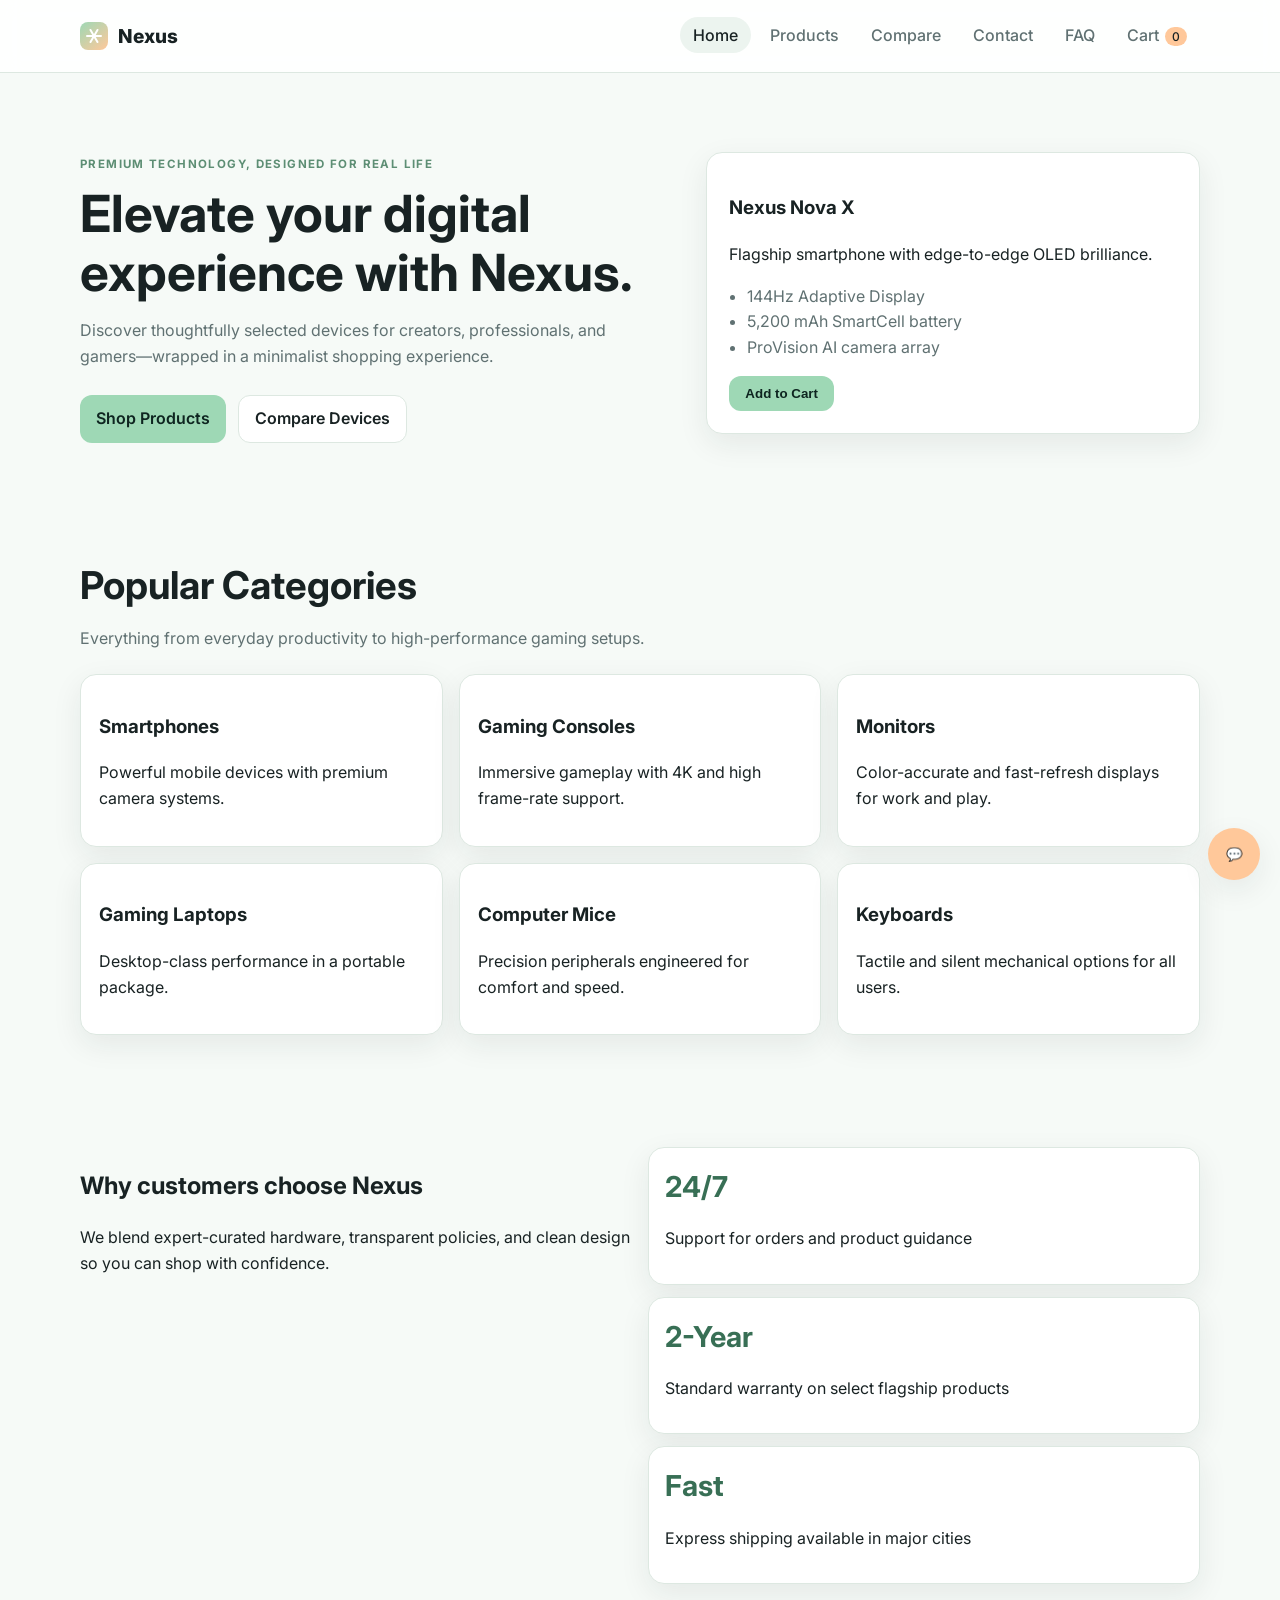
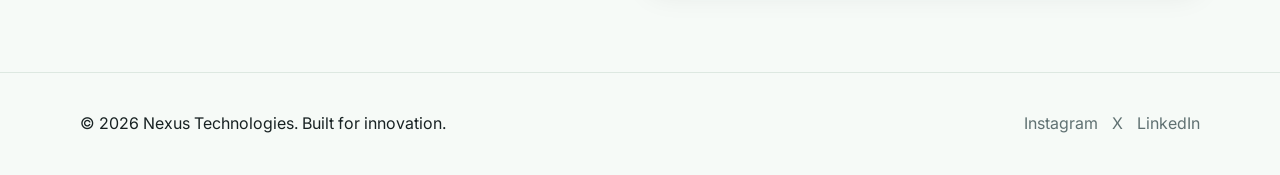
<file: index.html>
<!DOCTYPE html>
<html lang="en">
<head>
  <meta charset="UTF-8" />
  <meta name="viewport" content="width=device-width, initial-scale=1.0" />
  <title>Nexus | Modern Tech Store</title>
  <link rel="preconnect" href="https://fonts.googleapis.com">
  <link rel="preconnect" href="https://fonts.gstatic.com" crossorigin>
  <link href="https://fonts.googleapis.com/css2?family=Inter:wght@400;500;600;700;800&display=swap" rel="stylesheet">
  <link rel="stylesheet" href="styles.css" />
</head>
<body data-page="home">
  <header class="site-header">
    <nav class="navbar container">
      <a class="logo" href="index.html" aria-label="Nexus home">
        <span class="logo-mark" aria-hidden="true">
          <span></span><span></span><span></span>
        </span>
        <span class="logo-text">Nexus</span>
      </a>
      <button class="mobile-menu-btn" aria-label="Toggle navigation">☰</button>
      <ul class="nav-links">
        <li><a href="index.html" data-nav="home">Home</a></li>
        <li><a href="products.html" data-nav="products">Products</a></li>
        <li><a href="compare.html" data-nav="compare">Compare</a></li>
        <li><a href="contact.html" data-nav="contact">Contact</a></li>
        <li><a href="faq.html" data-nav="faq">FAQ</a></li>
        <li><a href="cart.html" data-nav="cart">Cart <span id="cartCount" class="cart-badge">0</span></a></li>
      </ul>
    </nav>
  </header>

  <main>
    <section class="hero container">
      <div>
        <p class="eyebrow">Premium Technology, Designed for Real Life</p>
        <h1>Elevate your digital experience with Nexus.</h1>
        <p class="hero-subtitle">Discover thoughtfully selected devices for creators, professionals, and gamers—wrapped in a minimalist shopping experience.</p>
        <div class="hero-actions">
          <a href="products.html" class="btn btn-primary">Shop Products</a>
          <a href="compare.html" class="btn btn-secondary">Compare Devices</a>
        </div>
      </div>
      <div class="hero-feature-card">
        <h3>Nexus Nova X</h3>
        <p>Flagship smartphone with edge-to-edge OLED brilliance.</p>
        <ul>
          <li>144Hz Adaptive Display</li>
          <li>5,200 mAh SmartCell battery</li>
          <li>ProVision AI camera array</li>
        </ul>
        <button class="btn btn-primary" data-add-to-cart="phone-1">Add to Cart</button>
      </div>
    </section>

    <section class="container section">
      <div class="section-heading">
        <h2>Popular Categories</h2>
        <p>Everything from everyday productivity to high-performance gaming setups.</p>
      </div>
      <div class="category-grid">
        <article class="category-card"><h3>Smartphones</h3><p>Powerful mobile devices with premium camera systems.</p></article>
        <article class="category-card"><h3>Gaming Consoles</h3><p>Immersive gameplay with 4K and high frame-rate support.</p></article>
        <article class="category-card"><h3>Monitors</h3><p>Color-accurate and fast-refresh displays for work and play.</p></article>
        <article class="category-card"><h3>Gaming Laptops</h3><p>Desktop-class performance in a portable package.</p></article>
        <article class="category-card"><h3>Computer Mice</h3><p>Precision peripherals engineered for comfort and speed.</p></article>
        <article class="category-card"><h3>Keyboards</h3><p>Tactile and silent mechanical options for all users.</p></article>
      </div>
    </section>

    <section class="container section split-highlight">
      <div>
        <h2>Why customers choose Nexus</h2>
        <p>We blend expert-curated hardware, transparent policies, and clean design so you can shop with confidence.</p>
      </div>
      <div class="stats-grid">
        <article><h3>24/7</h3><p>Support for orders and product guidance</p></article>
        <article><h3>2-Year</h3><p>Standard warranty on select flagship products</p></article>
        <article><h3>Fast</h3><p>Express shipping available in major cities</p></article>
      </div>
    </section>
  </main>

  <footer class="site-footer">
    <div class="container footer-content">
      <p>© 2026 Nexus Technologies. Built for innovation.</p>
      <div class="social-links">
        <a href="#" aria-label="Instagram">Instagram</a>
        <a href="#" aria-label="X">X</a>
        <a href="#" aria-label="LinkedIn">LinkedIn</a>
      </div>
    </div>
  </footer>

  <section class="chatbot" aria-label="Nexus assistant">
    <button class="chatbot-toggle" aria-label="Open chatbot">💬</button>
    <div class="chatbot-panel" hidden>
      <div class="chatbot-header">Nexus Assistant</div>
      <div class="chatbot-messages" id="chatMessages">
        <p class="bot-msg">Hi! Ask about shipping, delivery, returns, warranty, or payment methods.</p>
      </div>
      <div class="chatbot-input-row">
        <input id="chatInput" type="text" placeholder="Type a question..." />
        <button id="chatSend">Send</button>
      </div>
    </div>
  </section>

  <script src="script.js"></script>
</body>
</html>
</file>
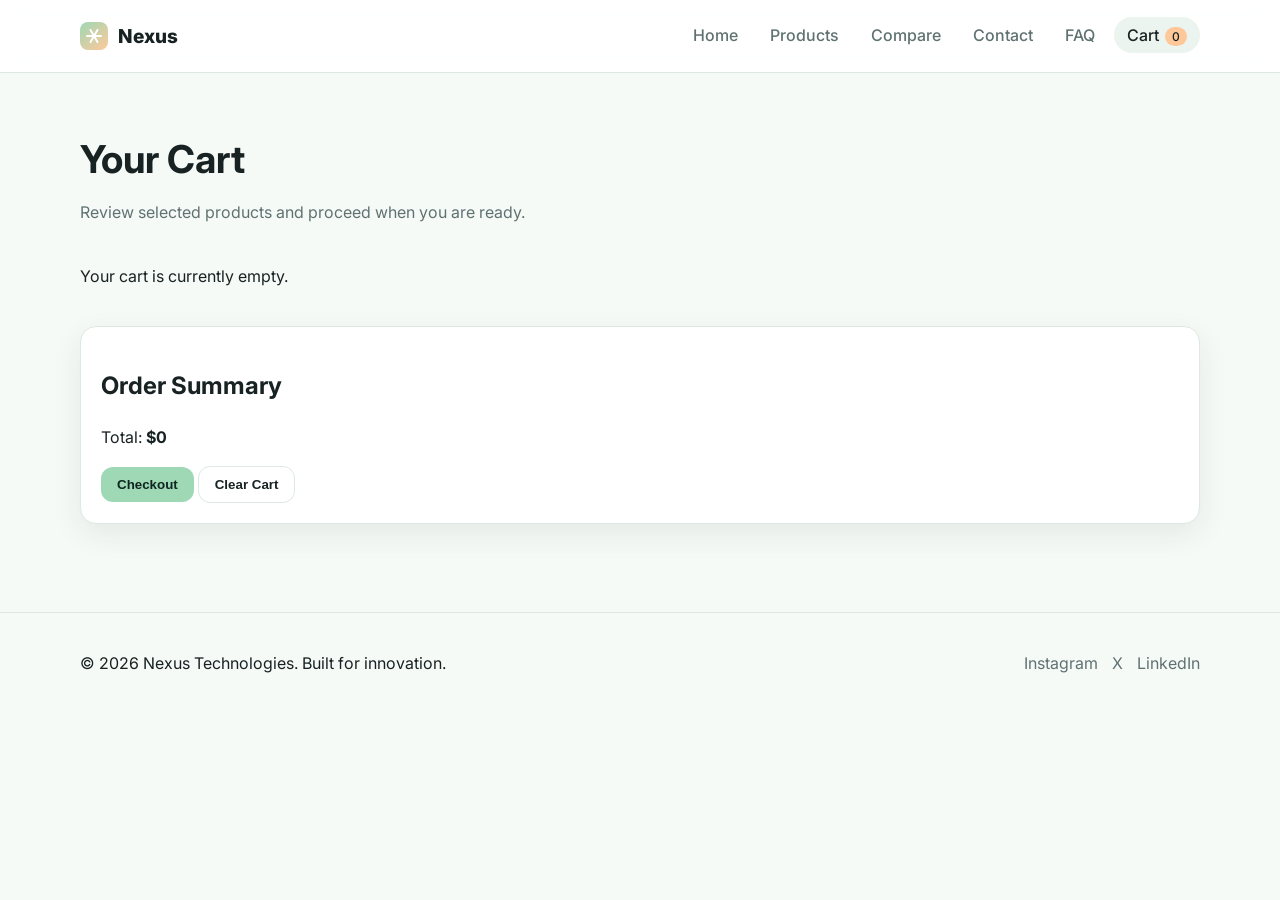
<file: cart.html>
<!DOCTYPE html>
<html lang="en">
<head>
  <meta charset="UTF-8" />
  <meta name="viewport" content="width=device-width, initial-scale=1.0" />
  <title>Nexus | Cart</title>
  <link rel="preconnect" href="https://fonts.googleapis.com">
  <link rel="preconnect" href="https://fonts.gstatic.com" crossorigin>
  <link href="https://fonts.googleapis.com/css2?family=Inter:wght@400;500;600;700;800&display=swap" rel="stylesheet">
  <link rel="stylesheet" href="styles.css" />
</head>
<body data-page="cart">
  <header class="site-header">
    <nav class="navbar container">
      <a class="logo" href="index.html"><span class="logo-mark"><span></span><span></span><span></span></span><span class="logo-text">Nexus</span></a>
      <button class="mobile-menu-btn" aria-label="Toggle navigation">☰</button>
      <ul class="nav-links">
        <li><a href="index.html" data-nav="home">Home</a></li>
        <li><a href="products.html" data-nav="products">Products</a></li>
        <li><a href="compare.html" data-nav="compare">Compare</a></li>
        <li><a href="contact.html" data-nav="contact">Contact</a></li>
        <li><a href="faq.html" data-nav="faq">FAQ</a></li>
        <li><a href="cart.html" data-nav="cart">Cart <span id="cartCount" class="cart-badge">0</span></a></li>
      </ul>
    </nav>
  </header>

  <main class="container section">
    <div class="section-heading">
      <h1>Your Cart</h1>
      <p>Review selected products and proceed when you are ready.</p>
    </div>
    <section id="cartItems" class="cart-list"></section>
    <section class="cart-summary panel">
      <h2>Order Summary</h2>
      <p>Total: <strong id="cartTotal">$0</strong></p>
      <button class="btn btn-primary">Checkout</button>
      <button id="clearCart" class="btn btn-secondary" type="button">Clear Cart</button>
    </section>
  </main>

  <footer class="site-footer"><div class="container footer-content"><p>© 2026 Nexus Technologies. Built for innovation.</p><div class="social-links"><a href="#">Instagram</a><a href="#">X</a><a href="#">LinkedIn</a></div></div></footer>
  <script src="script.js"></script>
</body>
</html>
</file>
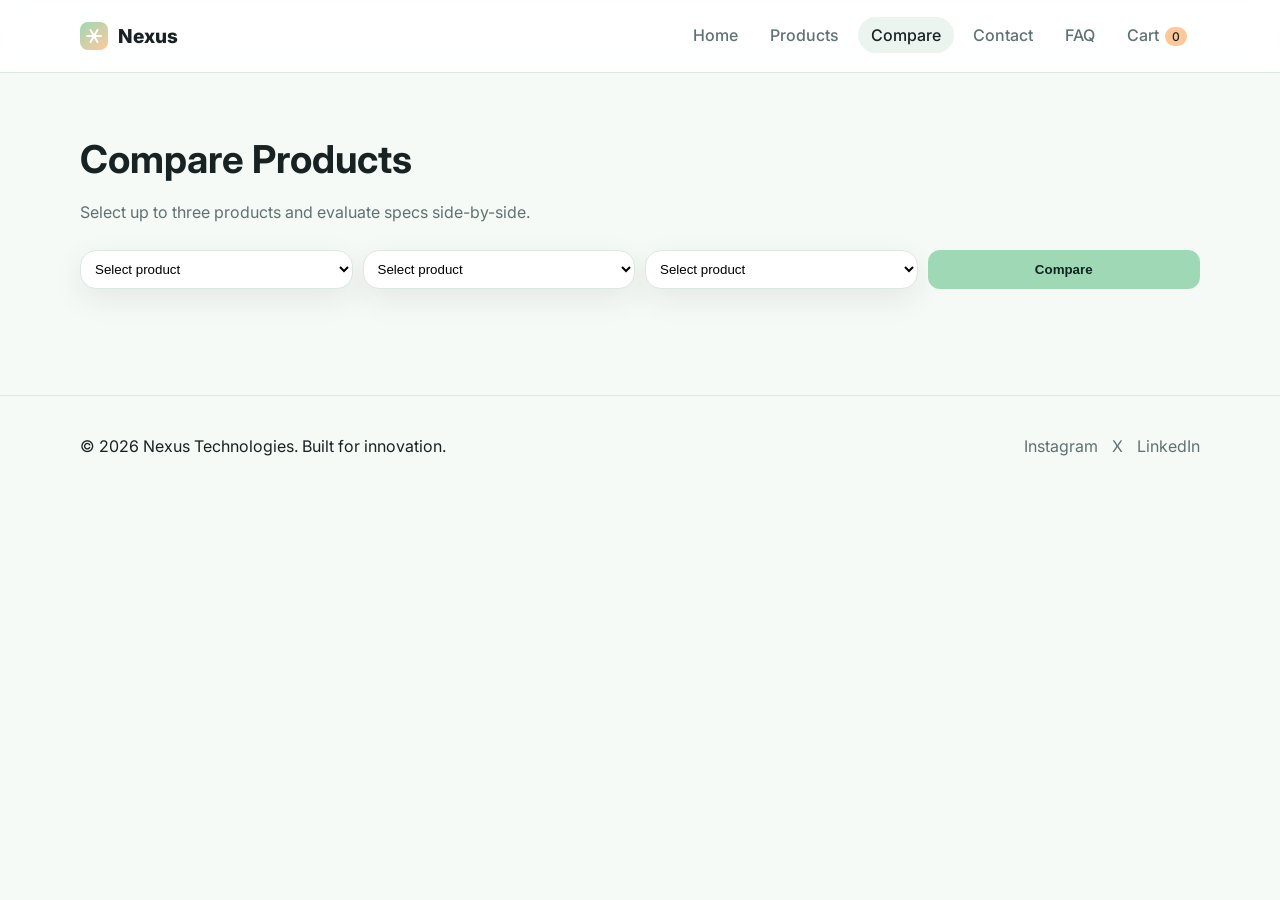
<file: compare.html>
<!DOCTYPE html>
<html lang="en">
<head>
  <meta charset="UTF-8" />
  <meta name="viewport" content="width=device-width, initial-scale=1.0" />
  <title>Nexus | Compare</title>
  <link rel="preconnect" href="https://fonts.googleapis.com">
  <link rel="preconnect" href="https://fonts.gstatic.com" crossorigin>
  <link href="https://fonts.googleapis.com/css2?family=Inter:wght@400;500;600;700;800&display=swap" rel="stylesheet">
  <link rel="stylesheet" href="styles.css" />
</head>
<body data-page="compare">
  <header class="site-header">
    <nav class="navbar container">
      <a class="logo" href="index.html"><span class="logo-mark"><span></span><span></span><span></span></span><span class="logo-text">Nexus</span></a>
      <button class="mobile-menu-btn" aria-label="Toggle navigation">☰</button>
      <ul class="nav-links">
        <li><a href="index.html" data-nav="home">Home</a></li>
        <li><a href="products.html" data-nav="products">Products</a></li>
        <li><a href="compare.html" data-nav="compare">Compare</a></li>
        <li><a href="contact.html" data-nav="contact">Contact</a></li>
        <li><a href="faq.html" data-nav="faq">FAQ</a></li>
        <li><a href="cart.html" data-nav="cart">Cart <span id="cartCount" class="cart-badge">0</span></a></li>
      </ul>
    </nav>
  </header>

  <main class="container section">
    <div class="section-heading">
      <h1>Compare Products</h1>
      <p>Select up to three products and evaluate specs side-by-side.</p>
    </div>
    <section class="compare-controls">
      <select id="compareSelect1"></select>
      <select id="compareSelect2"></select>
      <select id="compareSelect3"></select>
      <button id="runCompare" class="btn btn-primary">Compare</button>
    </section>
    <div class="table-wrap">
      <table id="compareTable" class="compare-table"></table>
    </div>
  </main>

  <footer class="site-footer"><div class="container footer-content"><p>© 2026 Nexus Technologies. Built for innovation.</p><div class="social-links"><a href="#">Instagram</a><a href="#">X</a><a href="#">LinkedIn</a></div></div></footer>
  <script src="script.js"></script>
</body>
</html>
</file>
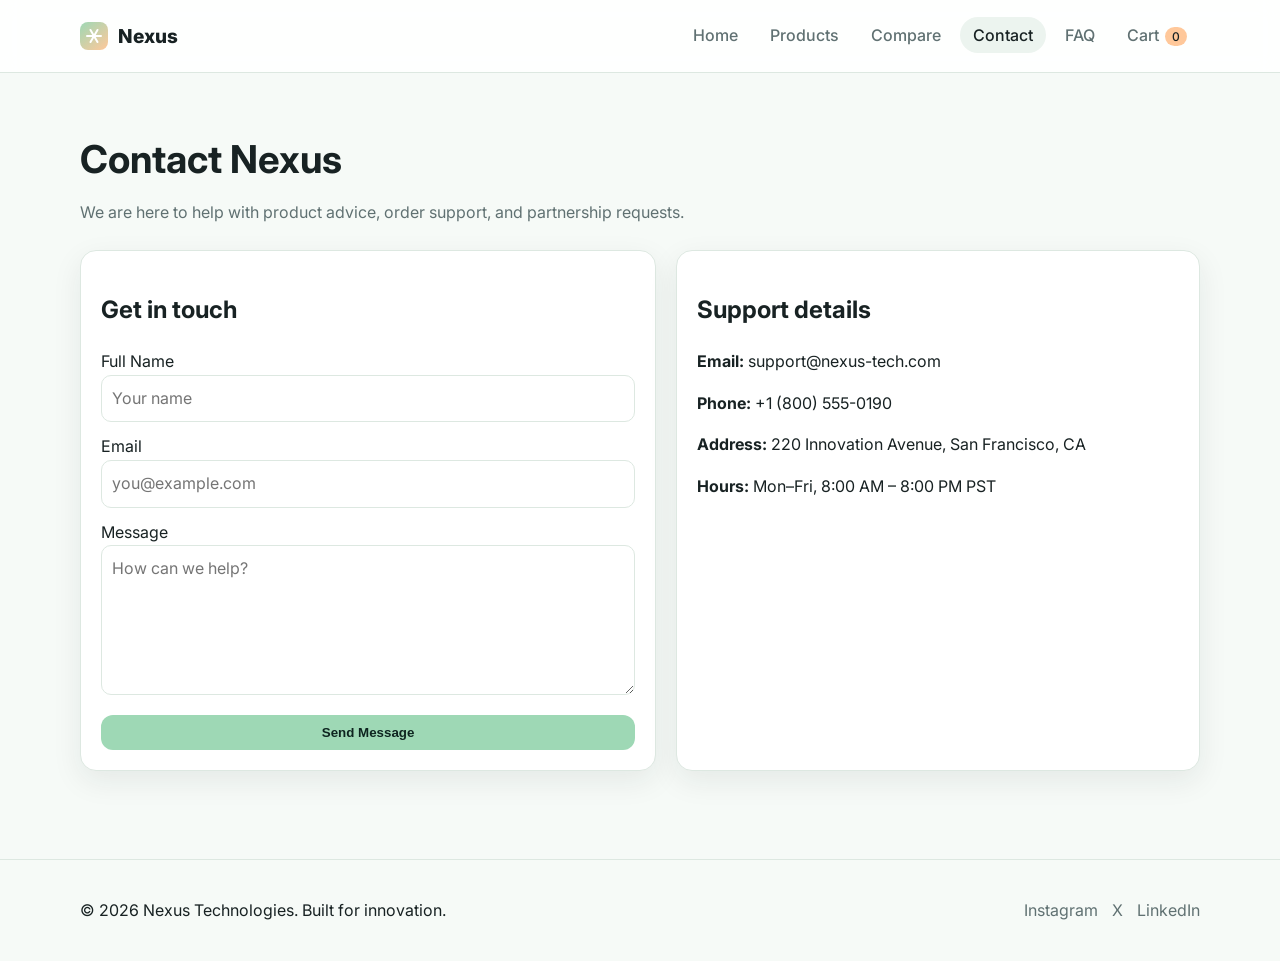
<file: contact.html>
<!DOCTYPE html>
<html lang="en">
<head>
  <meta charset="UTF-8" />
  <meta name="viewport" content="width=device-width, initial-scale=1.0" />
  <title>Nexus | Contact</title>
  <link rel="preconnect" href="https://fonts.googleapis.com">
  <link rel="preconnect" href="https://fonts.gstatic.com" crossorigin>
  <link href="https://fonts.googleapis.com/css2?family=Inter:wght@400;500;600;700;800&display=swap" rel="stylesheet">
  <link rel="stylesheet" href="styles.css" />
</head>
<body data-page="contact">
  <header class="site-header">
    <nav class="navbar container">
      <a class="logo" href="index.html"><span class="logo-mark"><span></span><span></span><span></span></span><span class="logo-text">Nexus</span></a>
      <button class="mobile-menu-btn" aria-label="Toggle navigation">☰</button>
      <ul class="nav-links">
        <li><a href="index.html" data-nav="home">Home</a></li>
        <li><a href="products.html" data-nav="products">Products</a></li>
        <li><a href="compare.html" data-nav="compare">Compare</a></li>
        <li><a href="contact.html" data-nav="contact">Contact</a></li>
        <li><a href="faq.html" data-nav="faq">FAQ</a></li>
        <li><a href="cart.html" data-nav="cart">Cart <span id="cartCount" class="cart-badge">0</span></a></li>
      </ul>
    </nav>
  </header>

  <main class="container section">
    <div class="section-heading">
      <h1>Contact Nexus</h1>
      <p>We are here to help with product advice, order support, and partnership requests.</p>
    </div>
    <section class="contact-layout">
      <article class="panel">
        <h2>Get in touch</h2>
        <form class="contact-form">
          <label>Full Name<input type="text" placeholder="Your name" required></label>
          <label>Email<input type="email" placeholder="you@example.com" required></label>
          <label>Message<textarea rows="5" placeholder="How can we help?"></textarea></label>
          <button class="btn btn-primary" type="submit">Send Message</button>
        </form>
      </article>
      <article class="panel">
        <h2>Support details</h2>
        <p><strong>Email:</strong> support@nexus-tech.com</p>
        <p><strong>Phone:</strong> +1 (800) 555-0190</p>
        <p><strong>Address:</strong> 220 Innovation Avenue, San Francisco, CA</p>
        <p><strong>Hours:</strong> Mon–Fri, 8:00 AM – 8:00 PM PST</p>
      </article>
    </section>
  </main>

  <footer class="site-footer"><div class="container footer-content"><p>© 2026 Nexus Technologies. Built for innovation.</p><div class="social-links"><a href="#">Instagram</a><a href="#">X</a><a href="#">LinkedIn</a></div></div></footer>
  <script src="script.js"></script>
</body>
</html>
</file>
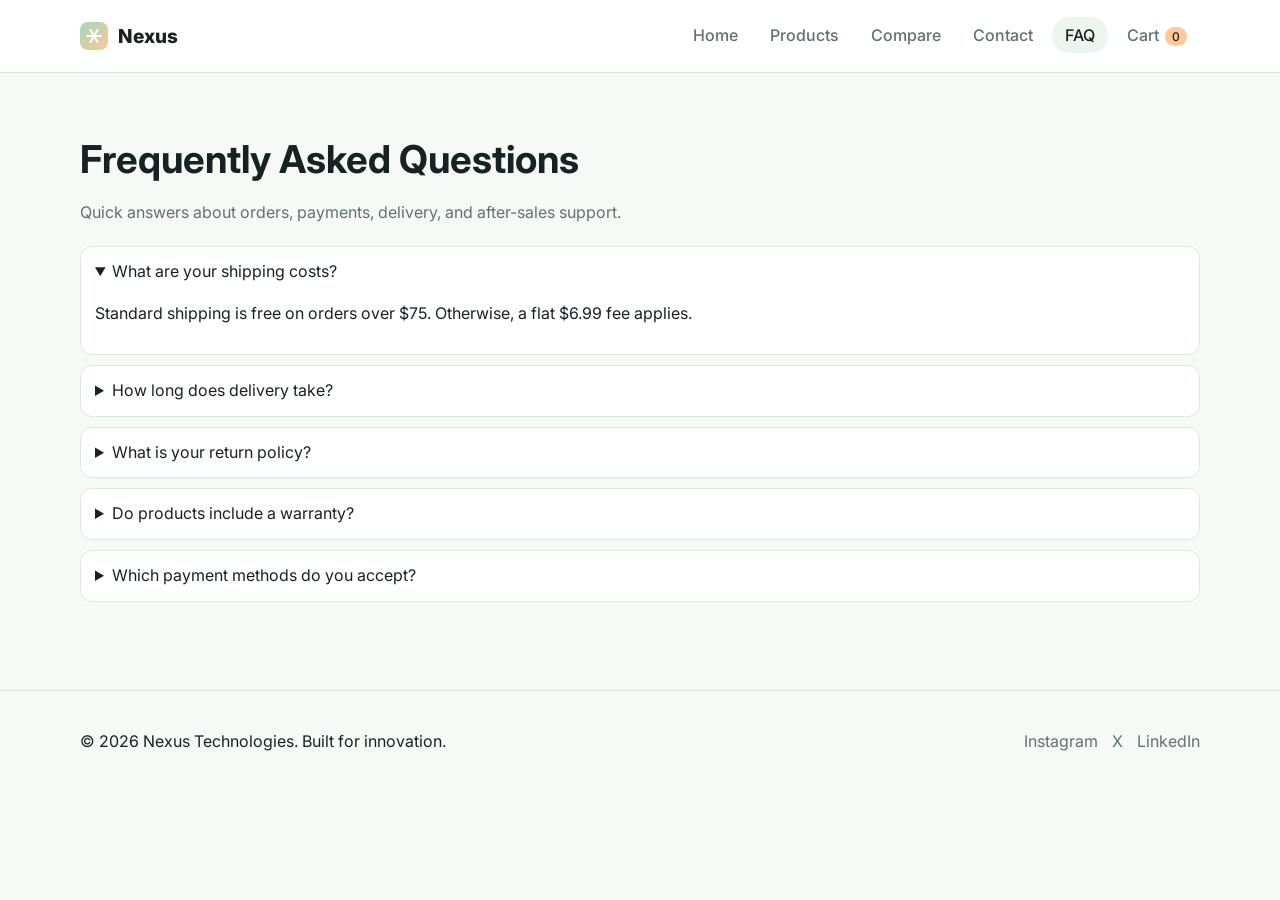
<file: faq.html>
<!DOCTYPE html>
<html lang="en">
<head>
  <meta charset="UTF-8" />
  <meta name="viewport" content="width=device-width, initial-scale=1.0" />
  <title>Nexus | FAQ</title>
  <link rel="preconnect" href="https://fonts.googleapis.com">
  <link rel="preconnect" href="https://fonts.gstatic.com" crossorigin>
  <link href="https://fonts.googleapis.com/css2?family=Inter:wght@400;500;600;700;800&display=swap" rel="stylesheet">
  <link rel="stylesheet" href="styles.css" />
</head>
<body data-page="faq">
  <header class="site-header">
    <nav class="navbar container">
      <a class="logo" href="index.html"><span class="logo-mark"><span></span><span></span><span></span></span><span class="logo-text">Nexus</span></a>
      <button class="mobile-menu-btn" aria-label="Toggle navigation">☰</button>
      <ul class="nav-links">
        <li><a href="index.html" data-nav="home">Home</a></li>
        <li><a href="products.html" data-nav="products">Products</a></li>
        <li><a href="compare.html" data-nav="compare">Compare</a></li>
        <li><a href="contact.html" data-nav="contact">Contact</a></li>
        <li><a href="faq.html" data-nav="faq">FAQ</a></li>
        <li><a href="cart.html" data-nav="cart">Cart <span id="cartCount" class="cart-badge">0</span></a></li>
      </ul>
    </nav>
  </header>

  <main class="container section">
    <div class="section-heading">
      <h1>Frequently Asked Questions</h1>
      <p>Quick answers about orders, payments, delivery, and after-sales support.</p>
    </div>
    <section class="faq-list">
      <details open><summary>What are your shipping costs?</summary><p>Standard shipping is free on orders over $75. Otherwise, a flat $6.99 fee applies.</p></details>
      <details><summary>How long does delivery take?</summary><p>Standard shipping takes 3–5 business days. Express delivery takes 1–2 business days.</p></details>
      <details><summary>What is your return policy?</summary><p>You can return unopened items within 30 days for a full refund.</p></details>
      <details><summary>Do products include a warranty?</summary><p>Most Nexus products include a 1-year limited warranty; select devices include 2 years.</p></details>
      <details><summary>Which payment methods do you accept?</summary><p>We accept Visa, Mastercard, American Express, PayPal, and Apple Pay.</p></details>
    </section>
  </main>

  <footer class="site-footer"><div class="container footer-content"><p>© 2026 Nexus Technologies. Built for innovation.</p><div class="social-links"><a href="#">Instagram</a><a href="#">X</a><a href="#">LinkedIn</a></div></div></footer>
  <script src="script.js"></script>
</body>
</html>
</file>
<file: styles.css>
:root {
  --green: #9ed8b5;
  --orange: #ffc89a;
  --orange-strong: #ffab67;
  --surface: #ffffff;
  --background: #f6faf7;
  --text: #182223;
  --muted: #607172;
  --border: #dde8e1;
  --shadow: 0 10px 30px rgba(23, 34, 34, 0.08);
}

* { box-sizing: border-box; }
body {
  margin: 0;
  font-family: "Inter", "SF Pro Display", -apple-system, BlinkMacSystemFont, "Segoe UI", sans-serif;
  color: var(--text);
  background: var(--background);
  line-height: 1.6;
}
.container { width: min(1120px, 92%); margin: 0 auto; }

.site-header {
  position: sticky;
  top: 0;
  z-index: 30;
  background: rgba(255, 255, 255, 0.88);
  backdrop-filter: blur(10px);
  border-bottom: 1px solid var(--border);
}
.navbar { display: flex; align-items: center; justify-content: space-between; min-height: 72px; }
.logo { display: inline-flex; align-items: center; gap: 10px; text-decoration: none; color: var(--text); font-weight: 800; font-size: 1.2rem; }
.logo-mark {
  width: 28px;
  height: 28px;
  border-radius: 8px;
  background: linear-gradient(140deg, var(--green), var(--orange));
  display: grid;
  place-items: center;
  position: relative;
}
.logo-mark span { position: absolute; width: 16px; height: 2px; background: white; border-radius: 4px; }
.logo-mark span:nth-child(1) { transform: rotate(0deg); }
.logo-mark span:nth-child(2) { transform: rotate(60deg); }
.logo-mark span:nth-child(3) { transform: rotate(-60deg); }

.nav-links { list-style: none; display: flex; align-items: center; gap: 6px; margin: 0; padding: 0; }
.nav-links a {
  text-decoration: none;
  color: var(--muted);
  font-weight: 500;
  padding: 8px 13px;
  border-radius: 999px;
  transition: 0.3s ease;
}
.nav-links a.active, .nav-links a:hover { color: var(--text); background: #ecf4ef; }
.cart-badge {
  background: var(--orange);
  color: var(--text);
  padding: 2px 7px;
  border-radius: 999px;
  margin-left: 2px;
  font-size: 0.75rem;
}
.mobile-menu-btn { display: none; background: transparent; border: 1px solid var(--border); border-radius: 8px; padding: 6px 10px; }

.section { padding: 56px 0; }
.section-heading h1, .section-heading h2 { margin: 0 0 10px; font-size: clamp(1.8rem, 3vw, 2.4rem); }
.section-heading p { margin: 0; color: var(--muted); }

.hero {
  display: grid;
  grid-template-columns: 1.2fr 1fr;
  gap: 34px;
  align-items: center;
  padding: 70px 0 56px;
}
.eyebrow { text-transform: uppercase; letter-spacing: 0.12em; font-size: 0.72rem; color: #5d8e74; font-weight: 700; }
.hero h1 { font-size: clamp(2rem, 4vw, 3.3rem); line-height: 1.15; margin: 10px 0; }
.hero-subtitle { color: var(--muted); max-width: 580px; }
.hero-actions { display: flex; gap: 12px; margin-top: 26px; }

.btn {
  border: none;
  border-radius: 12px;
  cursor: pointer;
  display: inline-flex;
  align-items: center;
  justify-content: center;
  font-weight: 600;
  padding: 10px 16px;
  transition: 0.25s ease;
  text-decoration: none;
}
.btn-primary { background: var(--green); color: #0e2520; }
.btn-primary:hover { background: #87cfaa; transform: translateY(-1px); }
.btn-secondary { background: #fff; color: var(--text); border: 1px solid var(--border); }
.btn-secondary:hover { border-color: var(--orange-strong); color: #a65d29; }

.hero-feature-card, .panel, .category-card, .product-card, .stats-grid article, .chatbot-panel, .compare-controls select, .compare-table {
  background: var(--surface);
  border: 1px solid var(--border);
  border-radius: 16px;
  box-shadow: var(--shadow);
}
.hero-feature-card { padding: 22px; }
.hero-feature-card ul { padding-left: 18px; color: var(--muted); }

.category-grid { margin-top: 22px; display: grid; grid-template-columns: repeat(3, minmax(0, 1fr)); gap: 16px; }
.category-card { padding: 18px; transition: 0.25s ease; }
.category-card:hover { transform: translateY(-4px); border-color: #d0e2d7; }

.split-highlight { display: grid; grid-template-columns: 1fr 1fr; gap: 16px; }
.stats-grid { display: grid; gap: 12px; }
.stats-grid article { padding: 16px; }
.stats-grid h3 { margin: 0; font-size: 1.8rem; color: #386f55; }

.products-grid { margin-top: 28px; display: grid; grid-template-columns: repeat(auto-fit, minmax(280px, 1fr)); gap: 20px; }
.product-card { overflow: hidden; }
.product-card img { width: 100%; height: 220px; object-fit: cover; }
.product-card-content { padding: 16px; }
.product-meta { display: flex; align-items: center; justify-content: space-between; gap: 10px; }
.product-category { font-size: 0.76rem; text-transform: uppercase; letter-spacing: 0.08em; color: #5b8472; }
.spec-list { margin: 10px 0; padding-left: 18px; color: var(--muted); }
.best-for { background: #f2f8f4; border-radius: 10px; padding: 8px 10px; font-size: 0.9rem; margin: 10px 0; }

.compare-controls { margin-top: 24px; display: grid; gap: 10px; grid-template-columns: repeat(4, minmax(0, 1fr)); }
.compare-controls select { border: 1px solid var(--border); padding: 10px; }
.table-wrap { overflow-x: auto; margin-top: 18px; }
.compare-table { width: 100%; border-collapse: collapse; min-width: 620px; }
.compare-table th, .compare-table td { padding: 12px; border-bottom: 1px solid var(--border); text-align: left; }
.compare-table th { background: #f3f8f5; }

.contact-layout { display: grid; grid-template-columns: 1.1fr 1fr; gap: 20px; margin-top: 24px; }
.panel { padding: 20px; }
.contact-form { display: grid; gap: 12px; }
.contact-form input, .contact-form textarea {
  width: 100%; border: 1px solid var(--border); border-radius: 10px; padding: 10px;
  font: inherit;
}
.faq-list { margin-top: 20px; display: grid; gap: 10px; }
.faq-list details { background: #fff; border: 1px solid var(--border); padding: 12px 14px; border-radius: 12px; }

.cart-list { display: grid; gap: 14px; margin-top: 22px; }
.cart-item { display: grid; grid-template-columns: 92px 1fr auto; gap: 14px; align-items: center; padding: 10px; background: #fff; border-radius: 12px; border: 1px solid var(--border); }
.cart-item img { width: 92px; height: 68px; object-fit: cover; border-radius: 10px; }
.cart-summary { margin-top: 20px; }

.site-footer { border-top: 1px solid var(--border); margin-top: 32px; }
.footer-content { display: flex; align-items: center; justify-content: space-between; padding: 22px 0; gap: 14px; }
.social-links { display: flex; gap: 14px; }
.social-links a { text-decoration: none; color: var(--muted); }

.chatbot { position: fixed; right: 20px; bottom: 20px; z-index: 60; }
.chatbot-toggle { width: 52px; height: 52px; border-radius: 50%; border: 0; background: var(--orange); cursor: pointer; box-shadow: var(--shadow); }
.chatbot-panel { width: 300px; padding: 0; overflow: hidden; margin-bottom: 10px; }
.chatbot-header { padding: 10px 12px; background: #edf6f0; font-weight: 700; }
.chatbot-messages { max-height: 230px; overflow-y: auto; padding: 12px; font-size: 0.92rem; display: grid; gap: 9px; }
.bot-msg, .user-msg { margin: 0; padding: 8px 10px; border-radius: 10px; }
.bot-msg { background: #f1f7f3; }
.user-msg { background: #ffe9d8; justify-self: end; }
.chatbot-input-row { display: flex; gap: 8px; padding: 10px; border-top: 1px solid var(--border); }
.chatbot-input-row input { flex: 1; border: 1px solid var(--border); border-radius: 9px; padding: 8px; }
.chatbot-input-row button { border: 0; background: var(--green); border-radius: 9px; padding: 0 12px; }

@media (max-width: 900px) {
  .hero, .split-highlight, .contact-layout, .compare-controls, .category-grid { grid-template-columns: 1fr; }
  .mobile-menu-btn { display: inline-block; }
  .nav-links { display: none; position: absolute; top: 64px; left: 4%; width: 92%; flex-direction: column; background: #fff; border: 1px solid var(--border); border-radius: 12px; padding: 12px; }
  .nav-links.show { display: flex; }
  .footer-content { flex-direction: column; align-items: flex-start; }
}
</file>
